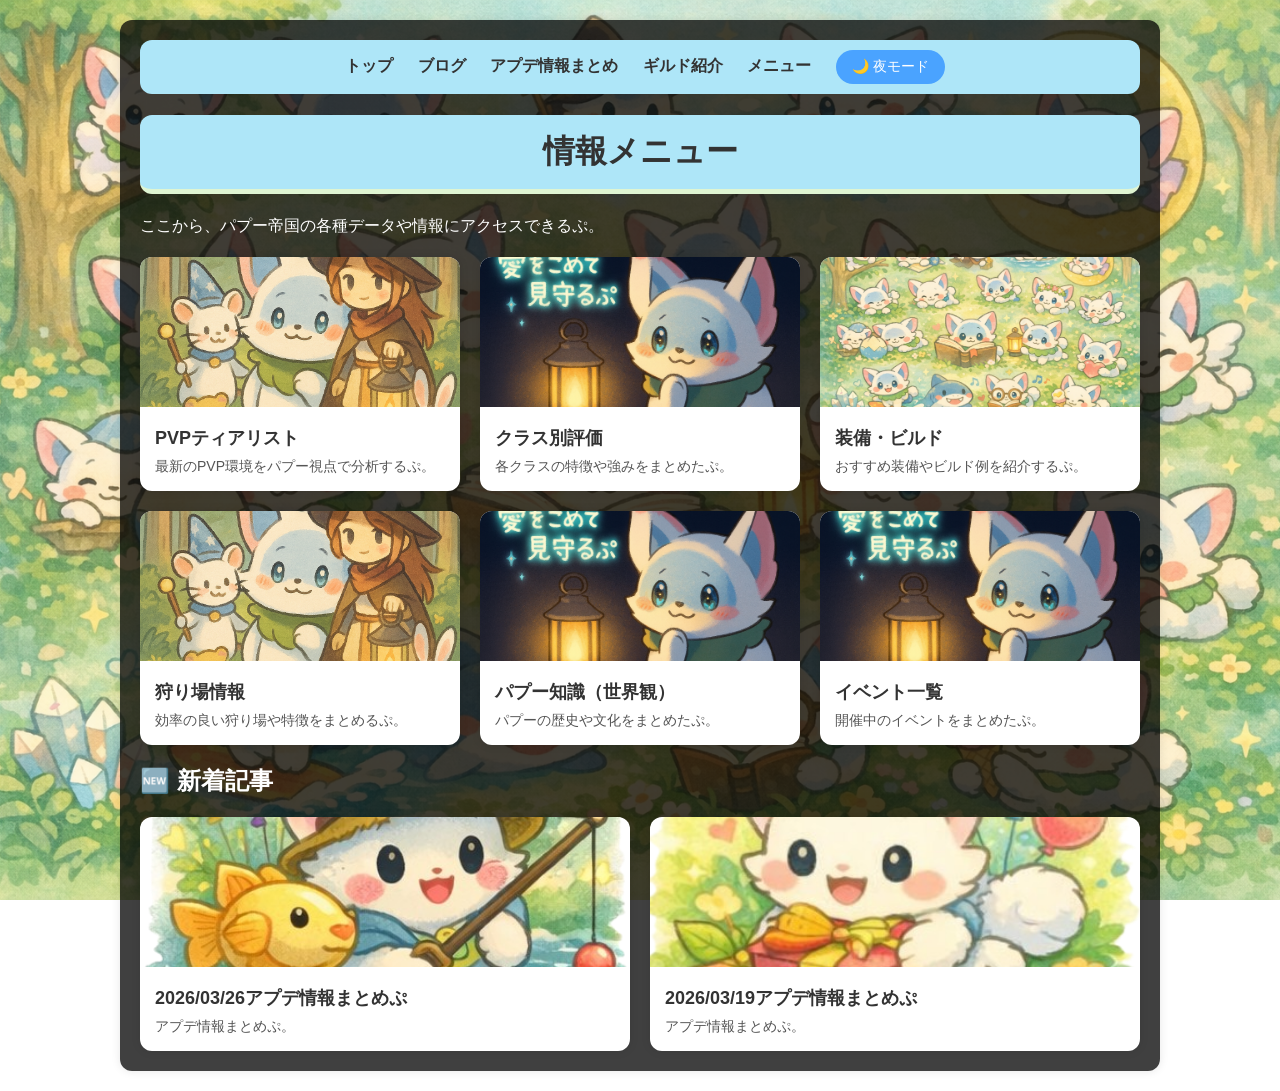
<file: index.html>
<!DOCTYPE html>
<html>
<head>
  <meta charset="UTF-8">
  <title>メニュー - 神聖パプー帝国</title>
  <link rel="stylesheet" href="/css/style.css">
  <link rel="stylesheet" href="/css/menu.css">
</head>

<body>
  <div class="container">

    <!-- 共通メニュー -->
    <div id="menu-container"></div>
<script>
  fetch("/nav.html")
    .then(res => res.text())
    .then(html => {
      document.getElementById("menu-container").innerHTML = html;
    });
</script>

<!-- ★ 夜モードスクリぷト -->
<script>
  // ページ読み込み時に夜モードを復元
  if (localStorage.getItem("darkmode") === "on") {
    document.body.classList.add("darkmode");
  }

  document.addEventListener("click", (e) => {
    if (e.target.id === "darkmode-toggle") {
      document.body.classList.toggle("darkmode");

      // 状態を保存
      if (document.body.classList.contains("darkmode")) {
        localStorage.setItem("darkmode", "on");
        e.target.textContent = "☀️ 昼モード";
      } else {
        localStorage.setItem("darkmode", "off");
        e.target.textContent = "🌙 夜モード";
      }
    }
  });
</script>

    <h1 class="highlight-black">情報メニュー</h1>
    <p class="highlight-white">
  ここから、パプー帝国の各種データや情報にアクセスできるぷ。
　　</p>

    <div class="card-grid">

      <a class="card" href="pvp.html">
        <img src="images/papumori.png">
        <div class="card-content">
          <div class="card-title">PVPティアリスト</div>
          <div class="card-desc">最新のPVP環境をパプー視点で分析するぷ。</div>
        </div>
      </a>

      <a class="card" href="classes.html">
        <img src="images/papumimamori.png">
        <div class="card-content">
          <div class="card-title">クラス別評価</div>
          <div class="card-desc">各クラスの特徴や強みをまとめたぷ。</div>
        </div>
      </a>

      <a class="card" href="builds.html">
        <img src="images/paputakusan1.png">
        <div class="card-content">
          <div class="card-title">装備・ビルド</div>
          <div class="card-desc">おすすめ装備やビルド例を紹介するぷ。</div>
        </div>
      </a>

      <a class="card" href="grindspots.html">
        <img src="images/papumori.png">
        <div class="card-content">
          <div class="card-title">狩り場情報</div>
          <div class="card-desc">効率の良い狩り場や特徴をまとめるぷ。</div>
        </div>
      </a>

      <a class="card" href="lore.html">
        <img src="images/papumimamori.png">
        <div class="card-content">
          <div class="card-title">パプー知識（世界観）</div>
          <div class="card-desc">パプーの歴史や文化をまとめたぷ。</div>
        </div>
      </a>

      <a class="card" href="events.html">
       <img src="images/papumimamori.png">
       <div class="card-content">
         <div class="card-title">イベント一覧</div>
         <div class="card-desc">開催中のイベントをまとめたぷ。</div>
       </div>
      </a>

    </div>

<h2 class="highlight-white">🆕 新着記事</h2>
<div class="card-grid">

  <!-- 新着記事1 -->
  <a class="card" href="updates/2026-03-26-update.html">
  <img src="/images/turi.png">
  <div class="card-content">
    <div class="card-title">2026/03/26アプデ情報まとめぷ</div>
    <div class="card-desc">アプデ情報まとめぷ。</div>
  </div>
</a>

  <!-- 新着記事2 -->
  <a class="card" href="updates/2026-03-19-update.html">
    <img src="images/purezento2.png">
    <div class="card-content">
      <div class="card-title">2026/03/19アプデ情報まとめぷ</div>
      <div class="card-desc">アプデ情報まとめぷ。</div>
    </div>
  </a>
</div>
</div>

</body>
</html>
</file>
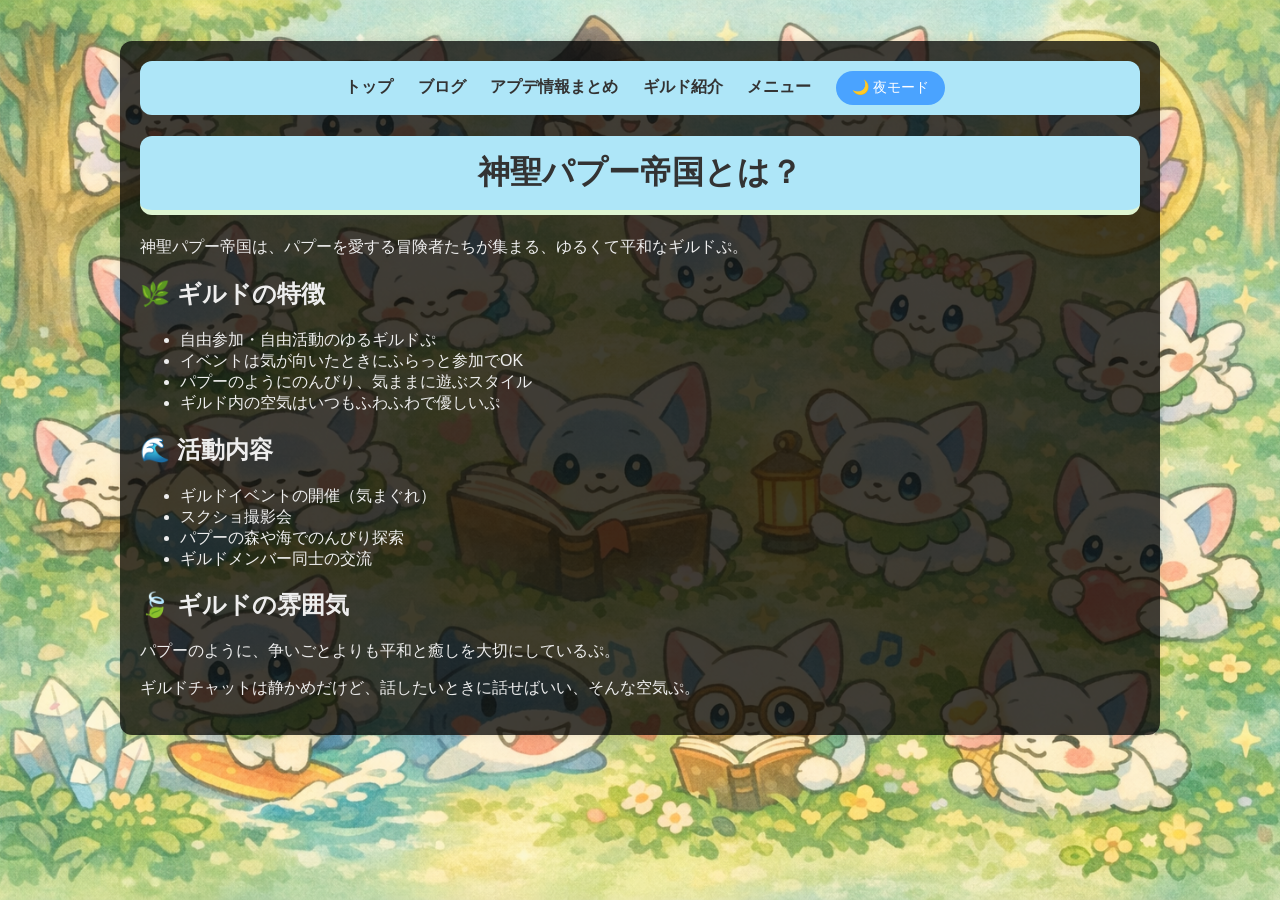
<file: about.html>
<!DOCTYPE html>
<html>
<head>
  <meta charset="UTF-8">
  <title>ギルド紹介 - 神聖パプー帝国</title> 
　<link rel="stylesheet" href="/css/style.css">
　<link rel="stylesheet" href="/css/menu.css"> 
</head>

<body>
  <div class="container">

<!-- 共通メニュー -->
  <div id="menu-container"></div>
<script>
  fetch("/nav.html")
    .then(res => res.text())
    .then(html => {
      document.getElementById("menu-container").innerHTML = html;
    });
</script>

<!-- ★ 夜モードスクリぷト -->
<script>
  // ページ読み込み時に夜モードを復元
  if (localStorage.getItem("darkmode") === "on") {
    document.body.classList.add("darkmode");
  }

  document.addEventListener("click", (e) => {
    if (e.target.id === "darkmode-toggle") {
      document.body.classList.toggle("darkmode");

      // 状態を保存
      if (document.body.classList.contains("darkmode")) {
        localStorage.setItem("darkmode", "on");
        e.target.textContent = "☀️ 昼モード";
      } else {
        localStorage.setItem("darkmode", "off");
        e.target.textContent = "🌙 夜モード";
      }
    }
  });
</script>

    <h1 class="highlight-black">神聖パプー帝国とは？</h1>

    <p>神聖パプー帝国は、パプーを愛する冒険者たちが集まる、ゆるくて平和なギルドぷ。</p>

    <h2>🌿 ギルドの特徴</h2>
    <ul>
      <li>自由参加・自由活動のゆるギルドぷ</li>
      <li>イベントは気が向いたときにふらっと参加でOK</li>
      <li>パプーのようにのんびり、気ままに遊ぶスタイル</li>
      <li>ギルド内の空気はいつもふわふわで優しいぷ</li>
    </ul>

    <h2>🌊 活動内容</h2>
    <ul>
      <li>ギルドイベントの開催（気まぐれ）</li>
      <li>スクショ撮影会</li>
      <li>パプーの森や海でのんびり探索</li>
      <li>ギルドメンバー同士の交流</li>
    </ul>

    <h2>🍃 ギルドの雰囲気</h2>
    <p>パプーのように、争いごとよりも平和と癒しを大切にしているぷ。</p>
    <p>ギルドチャットは静かめだけど、話したいときに話せばいい、そんな空気ぷ。</p>

  </div>
</body>
</html>
</file>
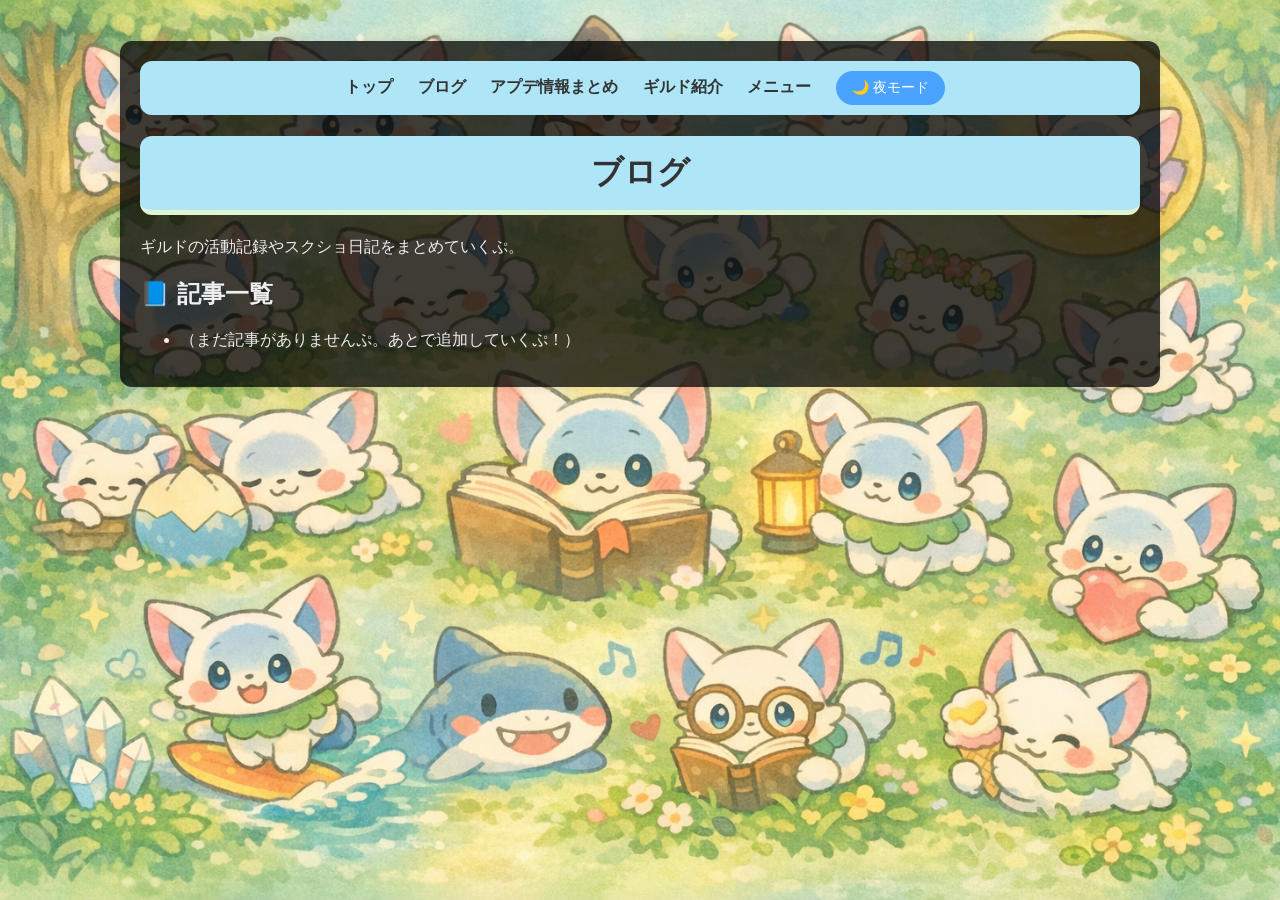
<file: blog.html>
<!DOCTYPE html>
<html>
<head>
  <meta charset="UTF-8">
  <title>ブログ - 神聖パプー帝国</title>
　<link rel="stylesheet" href="/css/style.css">
　<link rel="stylesheet" href="/css/menu.css"> 
</head>

<body>
  <div class="container">

    <!-- 共通メニュー -->
  <div id="menu-container"></div>
<script>
  fetch("/nav.html")
    .then(res => res.text())
    .then(html => {
      document.getElementById("menu-container").innerHTML = html;
    });
</script>

<!-- ★ 夜モードスクリぷト -->
<script>
  // ページ読み込み時に夜モードを復元
  if (localStorage.getItem("darkmode") === "on") {
    document.body.classList.add("darkmode");
  }

  document.addEventListener("click", (e) => {
    if (e.target.id === "darkmode-toggle") {
      document.body.classList.toggle("darkmode");

      // 状態を保存
      if (document.body.classList.contains("darkmode")) {
        localStorage.setItem("darkmode", "on");
        e.target.textContent = "☀️ 昼モード";
      } else {
        localStorage.setItem("darkmode", "off");
        e.target.textContent = "🌙 夜モード";
      }
    }
  });
</script>

    <h1 class="highlight-black">ブログ</h1>

    <p>ギルドの活動記録やスクショ日記をまとめていくぷ。</p>

    <h2>📘 記事一覧</h2>
    <ul class="article-list">
      <li>（まだ記事がありませんぷ。あとで追加していくぷ！）</li>
    </ul>

    
  </div>
</body>
</html>
</file>
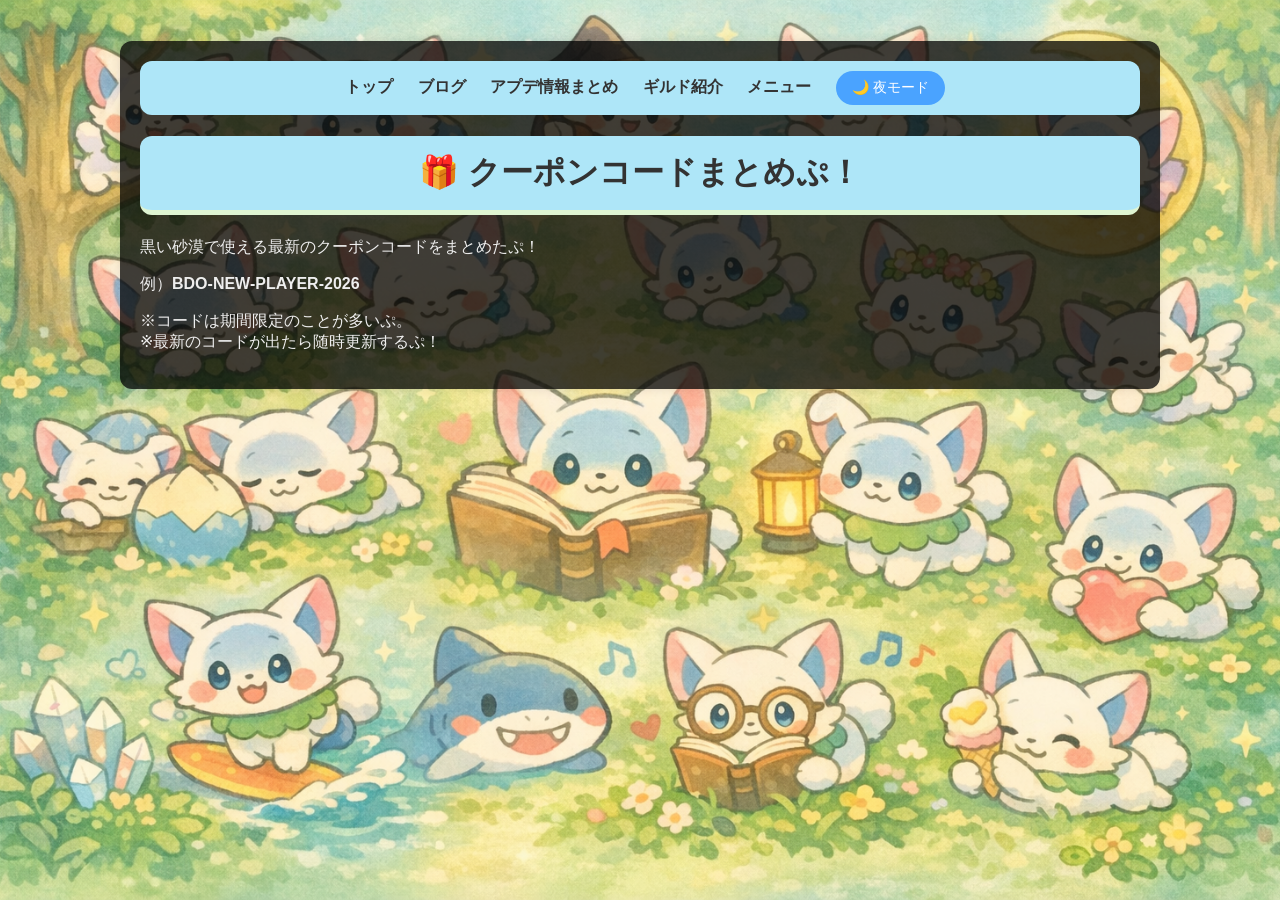
<file: coupon.html>
<!DOCTYPE html>
<html>
<head>
  <meta charset="UTF-8">
  <title>クーポンコードまとめ - 神聖パプー帝国</title>
　<link rel="stylesheet" href="/css/style.css">
　<link rel="stylesheet" href="/css/menu.css"> 
</head>

<body>
  <div class="container">

    <!-- 共通メニュー -->
    <div id="menu-container"></div>
<script>
  fetch("/nav.html")
    .then(res => res.text())
    .then(html => {
      document.getElementById("menu-container").innerHTML = html;
    });
</script>

<!-- ★ 夜モードスクリぷト -->
<script>
  // ページ読み込み時に夜モードを復元
  if (localStorage.getItem("darkmode") === "on") {
    document.body.classList.add("darkmode");
  }

  document.addEventListener("click", (e) => {
    if (e.target.id === "darkmode-toggle") {
      document.body.classList.toggle("darkmode");

      // 状態を保存
      if (document.body.classList.contains("darkmode")) {
        localStorage.setItem("darkmode", "on");
        e.target.textContent = "☀️ 昼モード";
      } else {
        localStorage.setItem("darkmode", "off");
        e.target.textContent = "🌙 夜モード";
      }
    }
  });
</script>

    <h1 class="highlight-black">🎁 クーポンコードまとめぷ！</h1>

    <p>黒い砂漠で使える最新のクーポンコードをまとめたぷ！</p>

    <div class="code-box">
      <p>例）<strong>BDO-NEW-PLAYER-2026</strong></p>
    </div>

    <p>※コードは期間限定のことが多いぷ。<br>
    ※最新のコードが出たら随時更新するぷ！</p>

  </div>
</body>
</html>
</file>
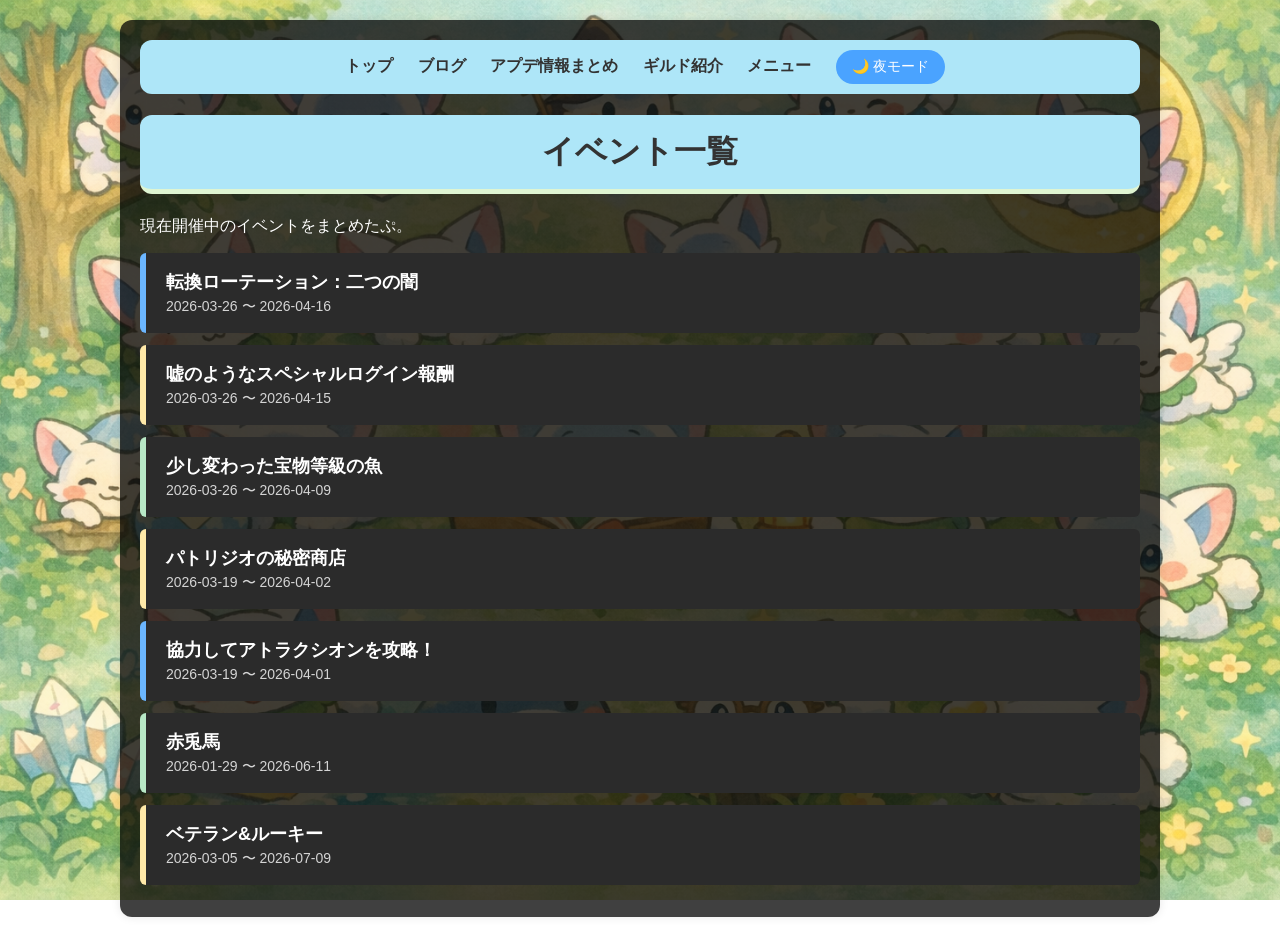
<file: events.html>
<!DOCTYPE html>
<html>
<head>
  <meta charset="UTF-8">
  <title>イベント一覧 - 神聖パプー帝国</title>
  <link rel="stylesheet" href="/css/style.css">
  <link rel="stylesheet" href="/css/menu.css">
</head>

<body>
  <div class="container">

    <!-- 共通メニュー -->
    <div id="menu-container"></div>
<script>
  fetch("/nav.html")
    .then(res => res.text())
    .then(html => {
      document.getElementById("menu-container").innerHTML = html;
    });
</script>

<!-- ★ 夜モードスクリぷト -->
<script>
  // ページ読み込み時に夜モードを復元
  if (localStorage.getItem("darkmode") === "on") {
    document.body.classList.add("darkmode");
  }

  document.addEventListener("click", (e) => {
    if (e.target.id === "darkmode-toggle") {
      document.body.classList.toggle("darkmode");

      // 状態を保存
      if (document.body.classList.contains("darkmode")) {
        localStorage.setItem("darkmode", "on");
        e.target.textContent = "☀️ 昼モード";
      } else {
        localStorage.setItem("darkmode", "off");
        e.target.textContent = "🌙 夜モード";
      }
    }
  });
</script>

    <h1 class="highlight-black">イベント一覧</h1>
    <p class="highlight-white">現在開催中のイベントをまとめたぷ。</p>

    <div id="events-container"></div>

  </div>

  <!-- イベント読み込み -->
  <script>
    fetch("/data/events.json")
      .then(res => res.json())
      .then(events => {
        const container = document.getElementById("events-container");

events.forEach(ev => {
  const bar = `
    <div class="event-bar ${ev.type}">
      <div>
        <div class="event-title">${ev.title}</div>
        <div class="event-range">${ev.start} 〜 ${ev.end}</div>
      </div>

      <a class="event-link" href="${ev.link}" target="_blank"></a>
    </div>
  `;
  container.innerHTML += bar;
});
  });
  </script>

</body>
</html>
</file>
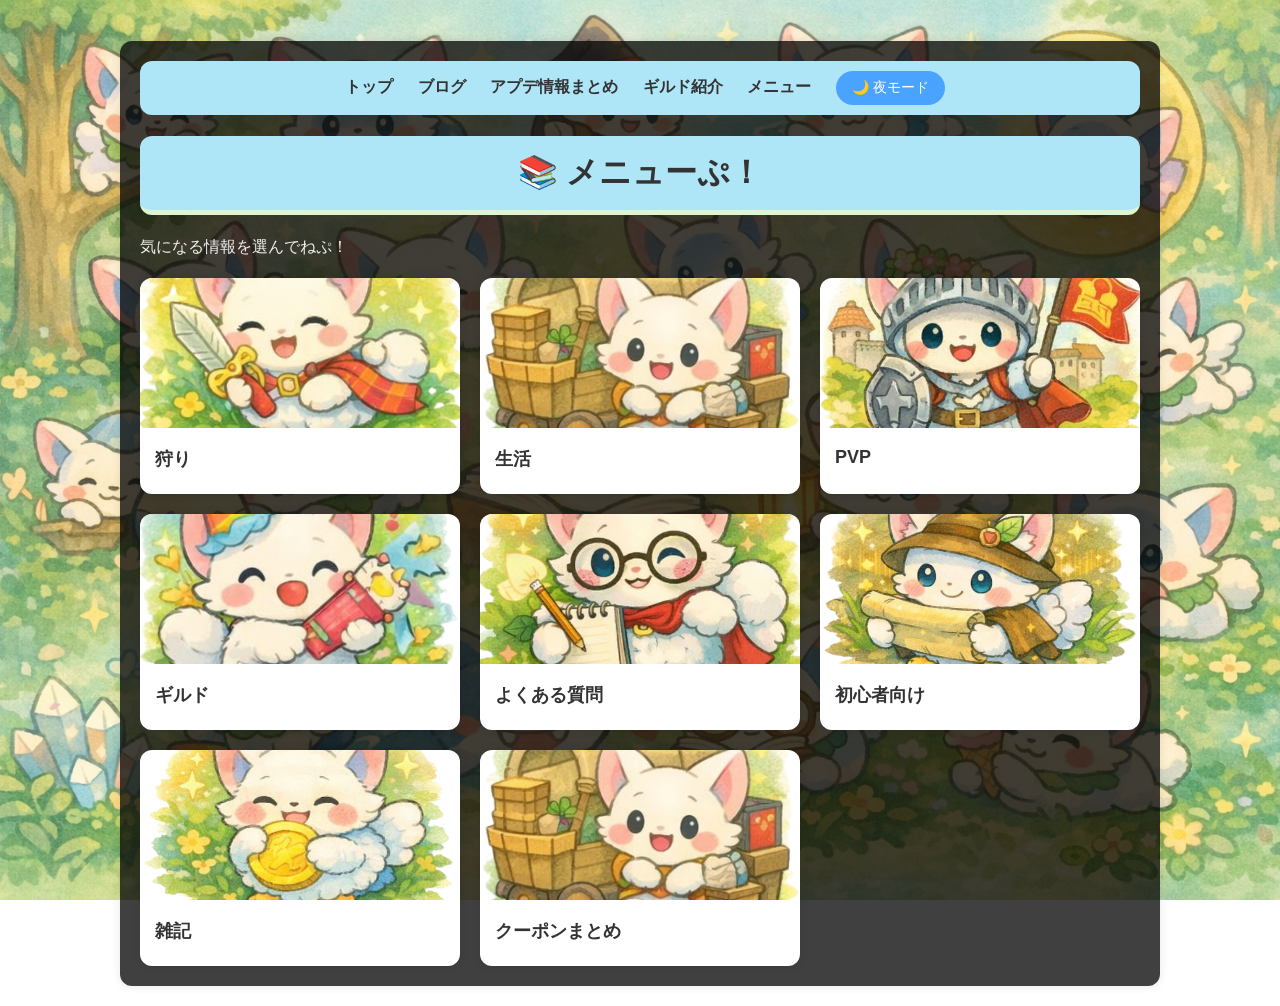
<file: menu.html>
<!DOCTYPE html>
<html lang="ja">
<head>
  <meta charset="UTF-8">
  <title>情報メニューぷ！</title>
　<link rel="stylesheet" href="/css/style.css">
　<link rel="stylesheet" href="/css/menu.css"> 
</head>

<body>
  <div class="container">

    <!-- 共通メニュー -->
    <div id="menu-container"></div>
<script>
  fetch("/nav.html")
    .then(res => res.text())
    .then(html => {
      document.getElementById("menu-container").innerHTML = html;
    });
</script>

<!-- ★ 夜モードスクリぷト -->
<script>
  // ページ読み込み時に夜モードを復元
  if (localStorage.getItem("darkmode") === "on") {
    document.body.classList.add("darkmode");
  }

  document.addEventListener("click", (e) => {
    if (e.target.id === "darkmode-toggle") {
      document.body.classList.toggle("darkmode");

      // 状態を保存
      if (document.body.classList.contains("darkmode")) {
        localStorage.setItem("darkmode", "on");
        e.target.textContent = "☀️ 昼モード";
      } else {
        localStorage.setItem("darkmode", "off");
        e.target.textContent = "🌙 夜モード";
      }
    }
  });
</script>

    <h1 class="highlight-black">📚 メニューぷ！</h1>
    <p>気になる情報を選んでねぷ！</p>

    <div class="card-grid">

  <a class="card" href="/hunt/">
  <img src="/images/pvp.png" alt="狩り">
  <div class="card-content">
    <div class="card-title">狩り</div>
  </div>
</a>

<a class="card" href="/life/">
  <img src="/images/boueki.png" alt="生活">
  <div class="card-content">
    <div class="card-title">生活</div>
  </div>
</a>

  <a class="card" href="/pvp/">
  <img src="/images/kyotensen.png" alt="PVP">
  <div class="card-content">
    <div class="card-title">PVP</div>
  </div>
</a>

<a class="card" href="/guild/">
  <img src="/images/pa-thi-.png" alt="ギルド">
  <div class="card-content">
    <div class="card-title">ギルド</div>
  </div>
</a>

<a class="card" href="/updates-list.html">
  <img src="/images/apude.png" alt="よくある質問">
  <div class="card-content">
    <div class="card-title">よくある質問</div>
  </div>
</a>

<a class="card" href="/beginner/">
  <img src="/images/bouken.png" alt="新規・初心者">
  <div class="card-content">
    <div class="card-title">初心者向け</div>
  </div>
</a>

<a class="card" href="/blog/">
  <img src="/images/purezento.png" alt="雑記">
  <div class="card-content">
    <div class="card-title">雑記</div>
  </div>
</a>

<a class="card" href="/blog/">
  <img src="/images/boueki.png" alt="生活">
  <div class="card-content">
    <div class="card-title">クーポンまとめ</div>
  </div>
</a>

</div>
    
  </div>
</body>
</html>
</file>
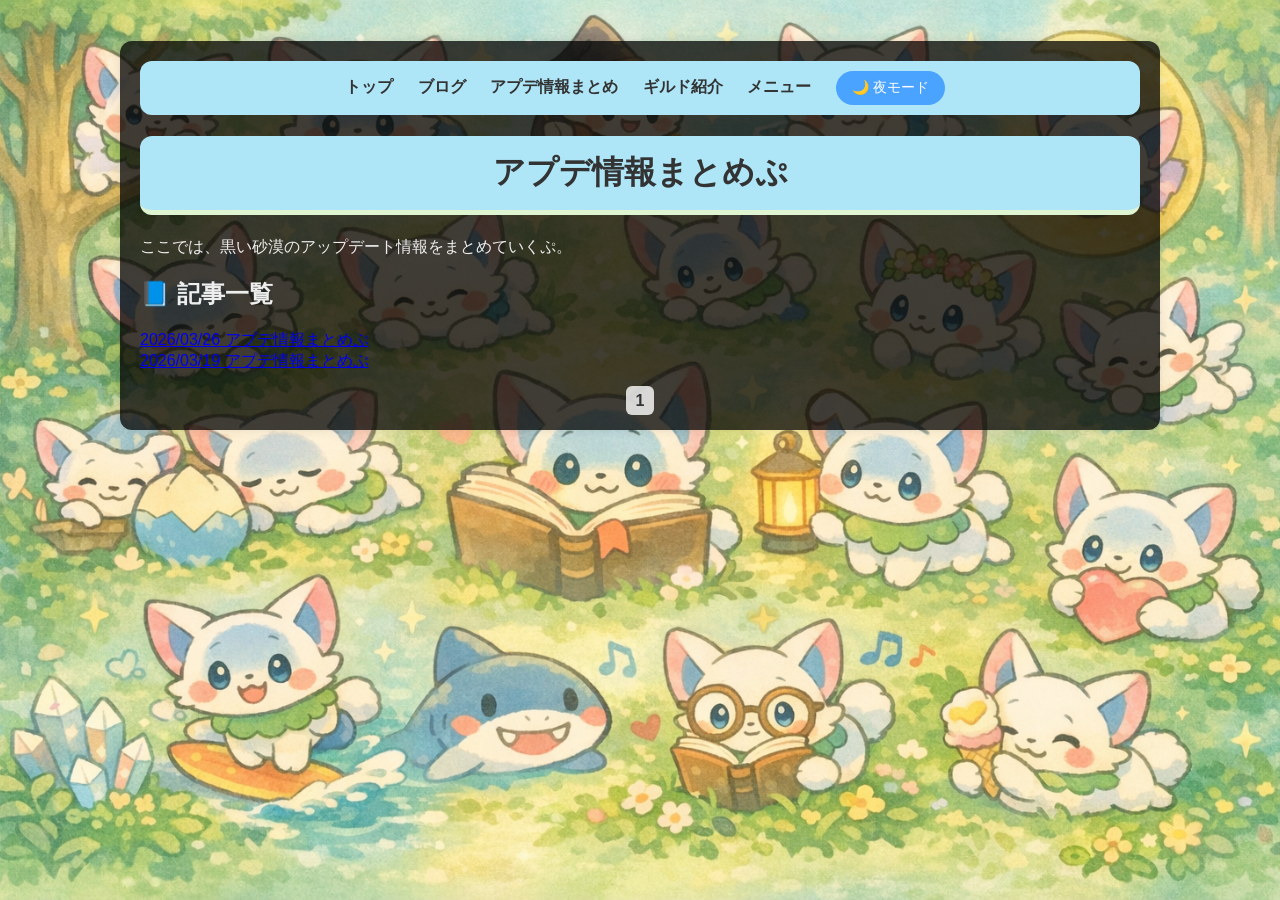
<file: updates-list.html>
<!DOCTYPE html>
<html>
<head>
  <meta charset="UTF-8">
  <title>アプデ情報まとめ - 神聖パプー帝国</title>
　<link rel="stylesheet" href="/css/style.css">
　<link rel="stylesheet" href="/css/menu.css"> 
</head>

<body>
  <div class="container">

    <!-- 共通メニュー -->
    <div id="menu-container"></div>
<script>
  fetch("/nav.html")
    .then(res => res.text())
    .then(html => {
      document.getElementById("menu-container").innerHTML = html;
    });
</script>

<!-- ★ 夜モードスクリぷト -->
<script>
  // ページ読み込み時に夜モードを復元
  if (localStorage.getItem("darkmode") === "on") {
    document.body.classList.add("darkmode");
  }

  document.addEventListener("click", (e) => {
    if (e.target.id === "darkmode-toggle") {
      document.body.classList.toggle("darkmode");

      // 状態を保存
      if (document.body.classList.contains("darkmode")) {
        localStorage.setItem("darkmode", "on");
        e.target.textContent = "☀️ 昼モード";
      } else {
        localStorage.setItem("darkmode", "off");
        e.target.textContent = "🌙 夜モード";
      }
    }
  });
</script>

    <h1 class="highlight-black">アプデ情報まとめぷ</h1>

    <p>ここでは、黒い砂漠のアップデート情報をまとめていくぷ。</p>

  <h2>📘 記事一覧</h2>
    <div id="updates-container"></div>
    <div id="pagination" class="pagination"></div>
    <script>
fetch("/data/updates.json")
  .then(res => res.json())
  .then(updates => {

    const params = new URLSearchParams(window.location.search);
    const page = parseInt(params.get("page") || "1");
    const perPage = 10;

    const start = (page - 1) * perPage;
    const end = start + perPage;

    const pageItems = updates.slice(start, end);

    const container = document.getElementById("updates-container");
    container.innerHTML = "";

    pageItems.forEach(item => {
      container.innerHTML += `
      <div class="update-item">
        <a href="${item.link}">${item.title}</a> 
      </div>
    `;
  });
    
    // ページ番号生成
    const totalPages = Math.ceil(updates.length / perPage);
    const pagination = document.getElementById("pagination");
    pagination.innerHTML = "";

    for (let i = 1; i <= totalPages; i++) {
      const active = i === page ? "active" : "";
      pagination.innerHTML += `
        <a class="${active}" href="?page=${i}">${i}</a>
      `;
    }
  });
</script>
  </div>
</body>
</html>
</file>
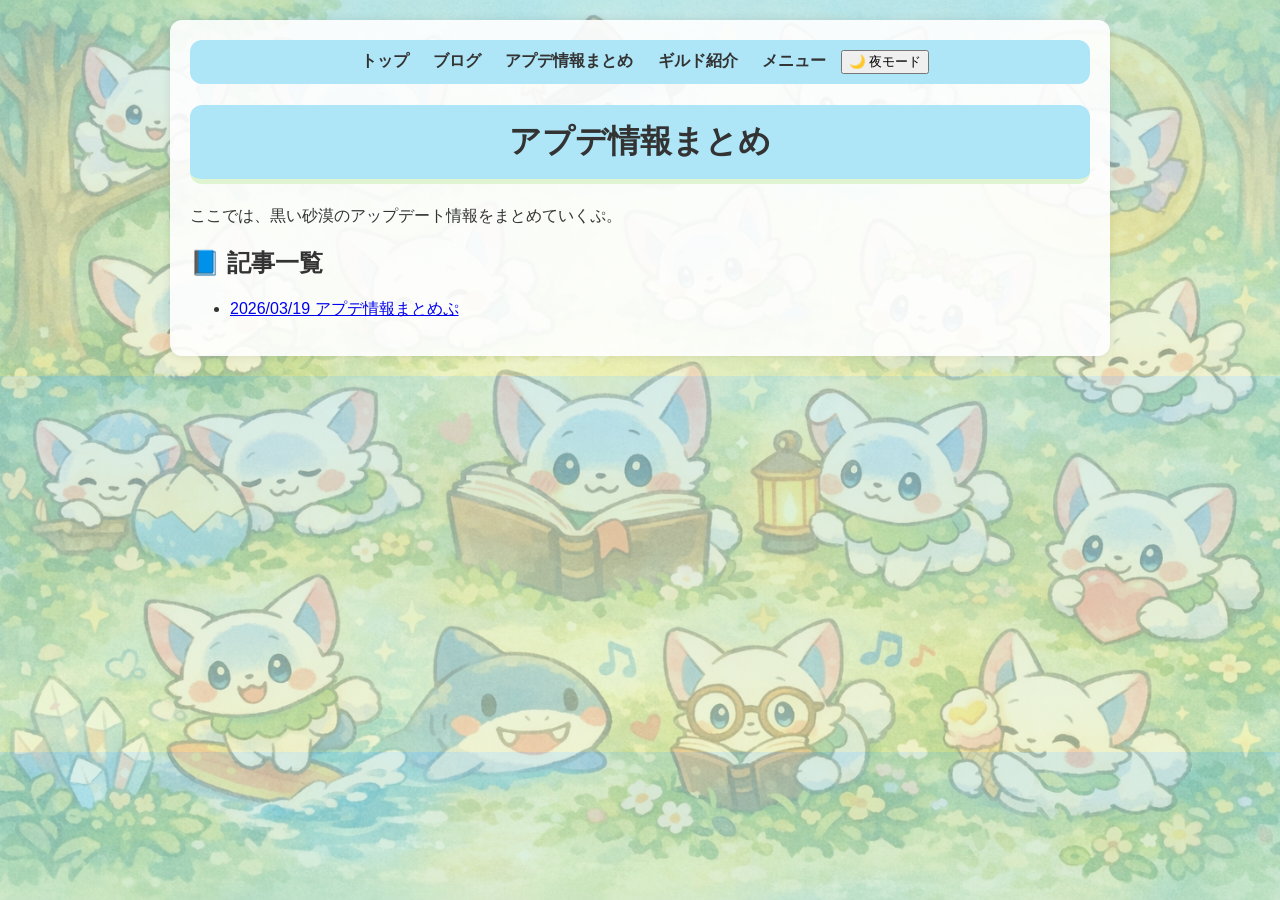
<file: updates.html>
<!DOCTYPE html>
<html>
<head>
  <meta charset="UTF-8">
  <title>アプデ情報まとめ - 神聖パプー帝国</title>
  <link rel="stylesheet" href="css/menu.css">


  <style>
    body {
      margin: 0;
      padding: 20px;
      background:
        linear-gradient(#AEE6F880, #DFF5D280),
        url("images/paputakusan1.png") no-repeat center center fixed;
      background-size: cover;
      font-family: "Rounded Mplus 1c", sans-serif;
      color: #333;
    }

    .container {
      max-width: 900px;
      margin: 0 auto;
      background: rgba(255, 255, 255, 0.9);
      padding: 20px;
      border-radius: 12px;
      box-shadow: 0 0 10px rgba(0,0,0,0.1);
    }

    .menu {
      background: #AEE6F8;
      padding: 10px;
      border-radius: 12px;
      margin-bottom: 20px;
      text-align: center;
    }

    .menu a {
      margin: 0 10px;
      text-decoration: none;
      color: #333;
      font-weight: bold;
    }

    .menu a:hover {
      text-decoration: underline;
    }

    h1 {
      background: #AEE6F8;
      padding: 15px;
      border-radius: 12px;
      border-bottom: 5px solid #DFF5D2;
      text-align: center;
    }

    .article-list li {
      margin-bottom: 10px;
    }
  </style>
</head>

<body>
  <div class="container">

    <div id="menu-container"></div>
<script>
  fetch("/nav.html")
    .then(res => res.text())
    .then(html => {
      document.getElementById("menu-container").innerHTML = html;
    });
</script>

    <h1>アプデ情報まとめ</h1>

    <p>ここでは、黒い砂漠のアップデート情報をまとめていくぷ。</p>

    <h2>📘 記事一覧</h2>
    <ul class="article-list">
<li><a href="updates/2026-03-19-update.html">2026/03/19 アプデ情報まとめぷ</a></li>
    </ul>

  </div>
</body>
</html>
</file>
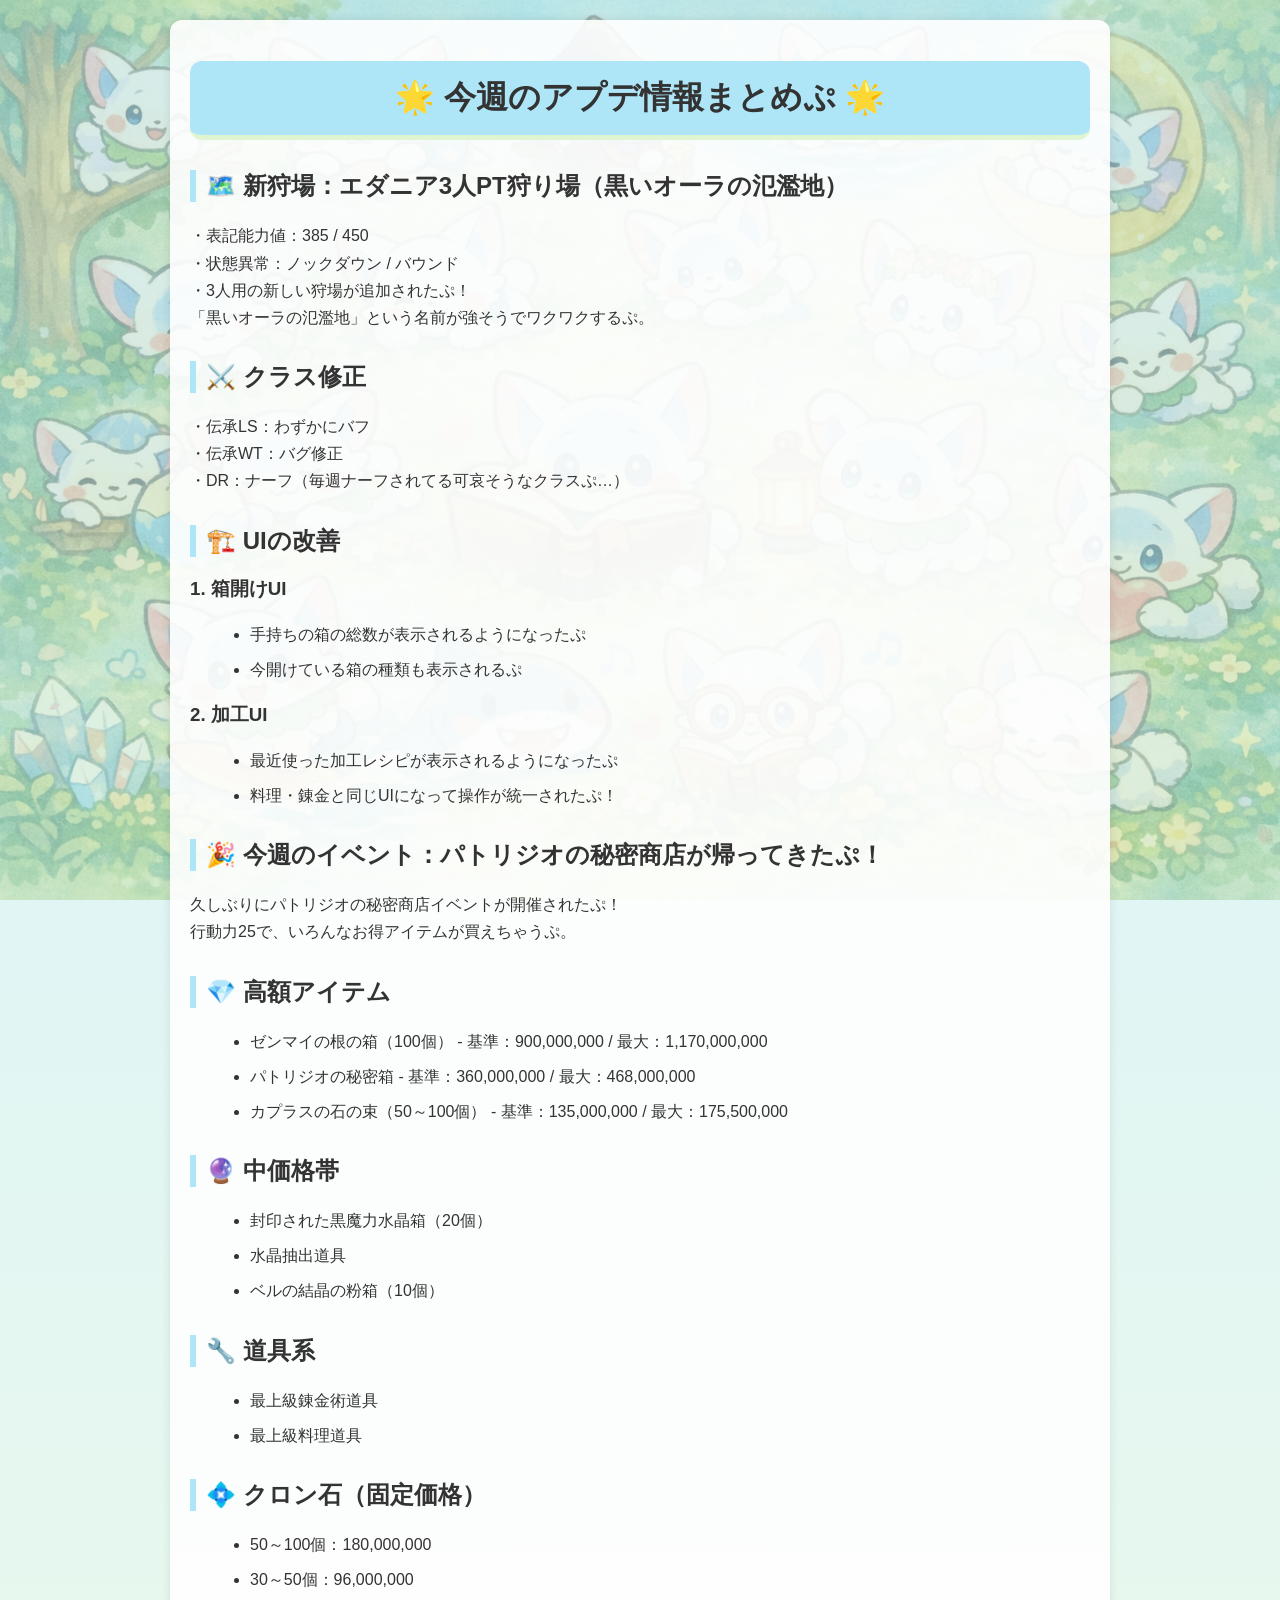
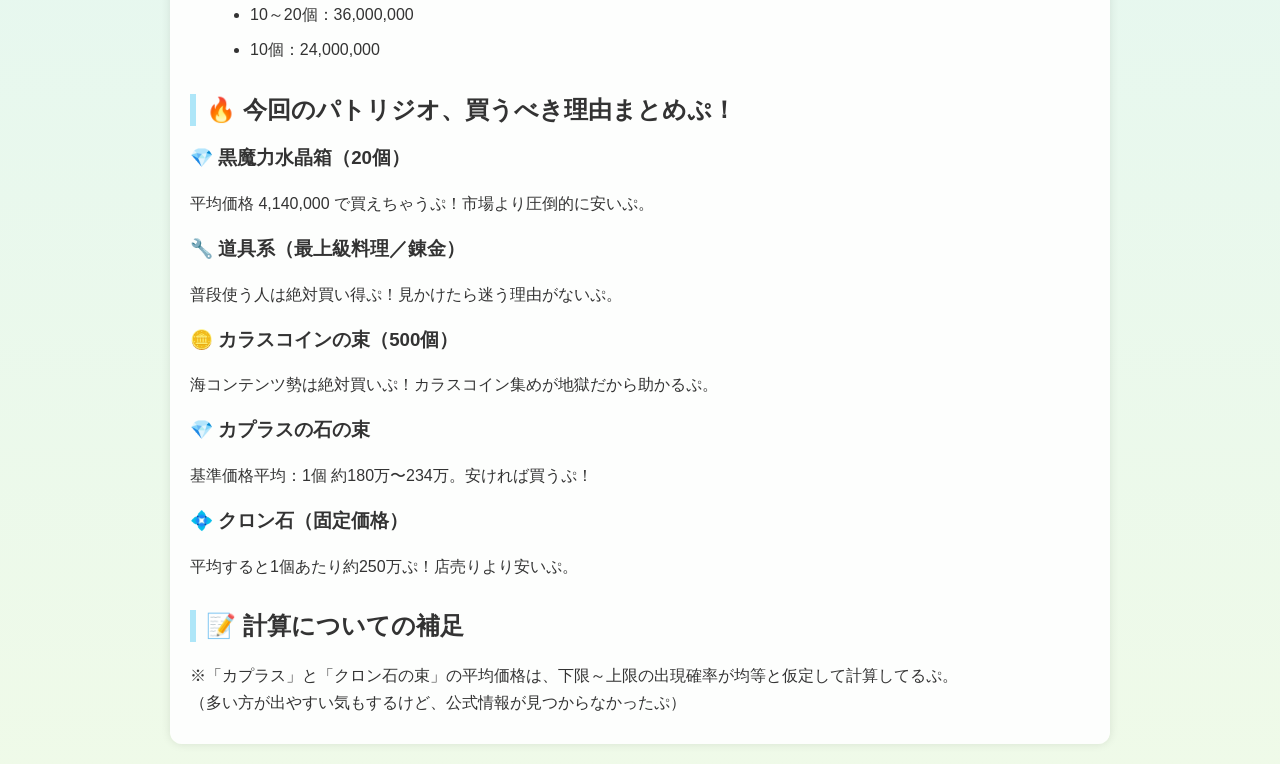
<file: updates/2025-03-19-update.html>
<!DOCTYPE html>
<html>
<head>
  <meta charset="UTF-8">
  <title>2026/03/19 アプデ情報まとめぷ</title>

  <style>
    body {
      margin: 0;
      padding: 20px;
      background:
        linear-gradient(#AEE6F880, #DFF5D280),
        url("../images/paputakusan1.png") no-repeat center center fixed;
      background-size: cover;
      font-family: "Rounded Mplus 1c", sans-serif;
      color: #333;
    }

    .container {
      max-width: 900px;
      margin: 0 auto;
      background: rgba(255, 255, 255, 0.9);
      padding: 20px;
      border-radius: 12px;
      box-shadow: 0 0 10px rgba(0,0,0,0.1);
    }

    h1 {
      background: #AEE6F8;
      padding: 15px;
      border-radius: 12px;
      border-bottom: 5px solid #DFF5D2;
      text-align: center;
    }

    h2 {
      margin-top: 30px;
      border-left: 6px solid #AEE6F8;
      padding-left: 10px;
    }

    p, li {
      line-height: 1.7;
      margin-bottom: 8px;
    }

    ul {
      margin-left: 20px;
    }
  </style>
</head>

<body>
  <div class="container">

    <h1>🌟 今週のアプデ情報まとめぷ 🌟</h1>

    <h2>🗺️ 新狩場：エダニア3人PT狩り場（黒いオーラの氾濫地）</h2>
    <p>
      ・表記能力値：385 / 450<br>
      ・状態異常：ノックダウン / バウンド<br>
      ・3人用の新しい狩場が追加されたぷ！<br>
      「黒いオーラの氾濫地」という名前が強そうでワクワクするぷ。
    </p>

    <h2>⚔️ クラス修正</h2>
    <p>
      ・伝承LS：わずかにバフ<br>
      ・伝承WT：バグ修正<br>
      ・DR：ナーフ（毎週ナーフされてる可哀そうなクラスぷ…）
    </p>

    <h2>🏗️ UIの改善</h2>

    <h3>1. 箱開けUI</h3>
    <ul>
      <li>手持ちの箱の総数が表示されるようになったぷ</li>
      <li>今開けている箱の種類も表示されるぷ</li>
    </ul>

    <h3>2. 加工UI</h3>
    <ul>
      <li>最近使った加工レシピが表示されるようになったぷ</li>
      <li>料理・錬金と同じUIになって操作が統一されたぷ！</li>
    </ul>

    <h2>🎉 今週のイベント：パトリジオの秘密商店が帰ってきたぷ！</h2>
    <p>
      久しぶりにパトリジオの秘密商店イベントが開催されたぷ！<br>
      行動力25で、いろんなお得アイテムが買えちゃうぷ。
    </p>

    <h2>💎 高額アイテム</h2>
    <ul>
      <li>ゼンマイの根の箱（100個） - 基準：900,000,000 / 最大：1,170,000,000</li>
      <li>パトリジオの秘密箱 - 基準：360,000,000 / 最大：468,000,000</li>
      <li>カプラスの石の束（50～100個） - 基準：135,000,000 / 最大：175,500,000</li>
    </ul>

    <h2>🔮 中価格帯</h2>
    <ul>
      <li>封印された黒魔力水晶箱（20個）</li>
      <li>水晶抽出道具</li>
      <li>ベルの結晶の粉箱（10個）</li>
    </ul>

    <h2>🔧 道具系</h2>
    <ul>
      <li>最上級錬金術道具</li>
      <li>最上級料理道具</li>
    </ul>

    <h2>💠 クロン石（固定価格）</h2>
    <ul>
      <li>50～100個：180,000,000</li>
      <li>30～50個：96,000,000</li>
      <li>10～20個：36,000,000</li>
      <li>10個：24,000,000</li>
    </ul>

    <h2>🔥 今回のパトリジオ、買うべき理由まとめぷ！</h2>

    <h3>💎 黒魔力水晶箱（20個）</h3>
    <p>平均価格 4,140,000 で買えちゃうぷ！市場より圧倒的に安いぷ。</p>

    <h3>🔧 道具系（最上級料理／錬金）</h3>
    <p>普段使う人は絶対買い得ぷ！見かけたら迷う理由がないぷ。</p>

    <h3>🪙 カラスコインの束（500個）</h3>
    <p>海コンテンツ勢は絶対買いぷ！カラスコイン集めが地獄だから助かるぷ。</p>

    <h3>💎 カプラスの石の束</h3>
    <p>基準価格平均：1個 約180万〜234万。安ければ買うぷ！</p>

    <h3>💠 クロン石（固定価格）</h3>
    <p>平均すると1個あたり約250万ぷ！店売りより安いぷ。</p>

    <h2>📝 計算についての補足</h2>
    <p>
      ※「カプラス」と「クロン石の束」の平均価格は、下限～上限の出現確率が均等と仮定して計算してるぷ。<br>
      （多い方が出やすい気もするけど、公式情報が見つからなかったぷ）
    </p>

  </div>
</body>
</html>
</file>
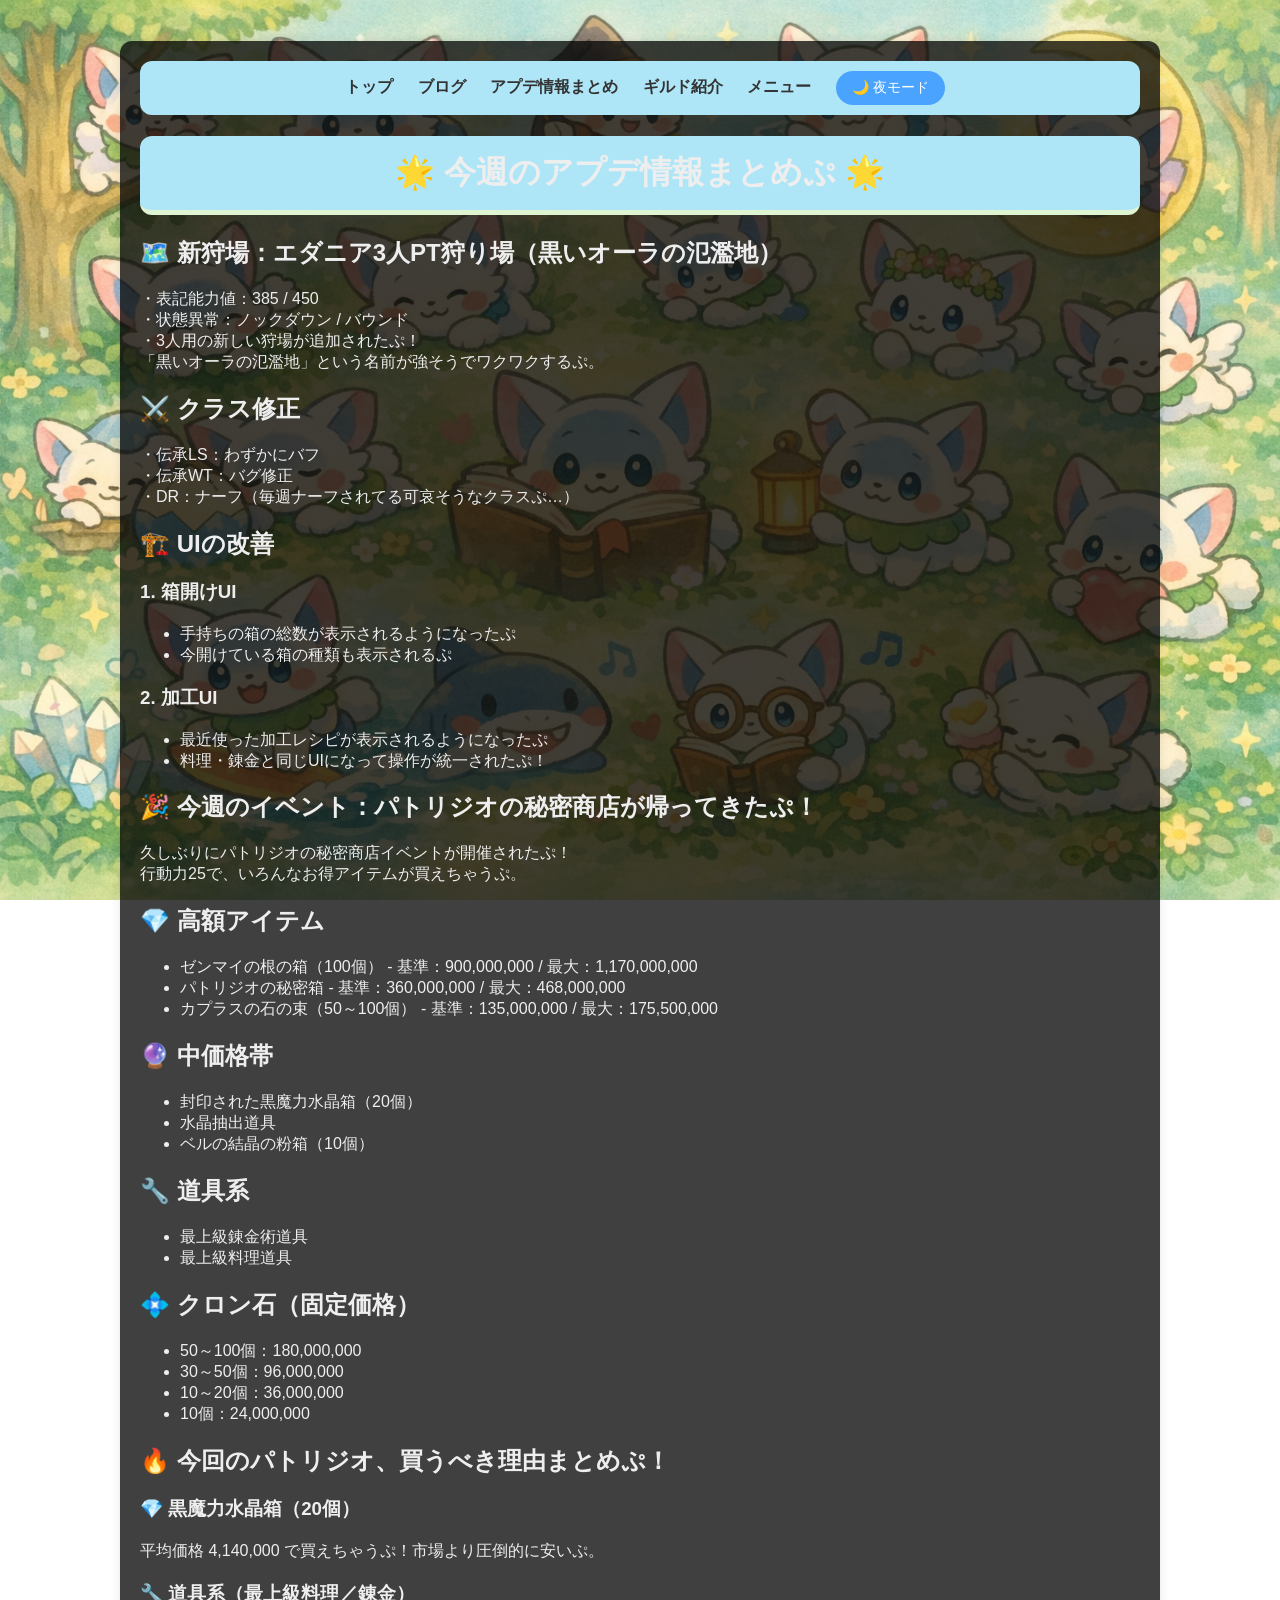
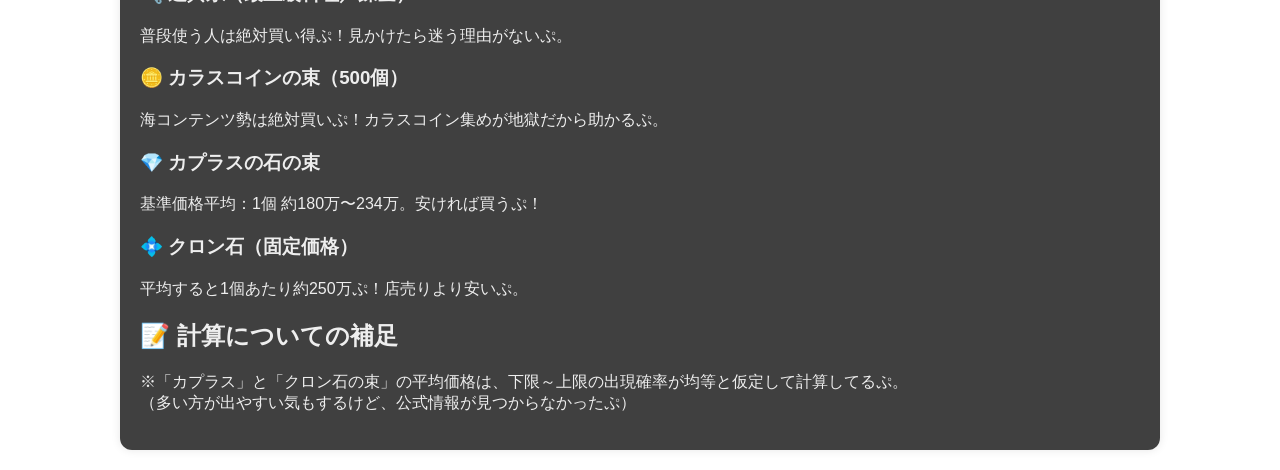
<file: updates/2026-03-19-update.html>
<!DOCTYPE html>
<html>
<head>
  <meta charset="UTF-8">
  <title>2026/03/19 アプデ情報まとめぷ</title>
　<link rel="stylesheet" href="/css/style.css">
　<link rel="stylesheet" href="/css/menu.css"> 
</head>

<body>
  <div class="container">

<!-- 共通メニュー -->
  <div id="menu-container"></div>
<script>
  fetch("/nav.html")
    .then(res => res.text())
    .then(html => {
      document.getElementById("menu-container").innerHTML = html;
    });
</script>

<!-- ★ 夜モードスクリぷト -->
<script>
  // ページ読み込み時に夜モードを復元
  if (localStorage.getItem("darkmode") === "on") {
    document.body.classList.add("darkmode");
  }

  document.addEventListener("click", (e) => {
    if (e.target.id === "darkmode-toggle") {
      document.body.classList.toggle("darkmode");

      // 状態を保存
      if (document.body.classList.contains("darkmode")) {
        localStorage.setItem("darkmode", "on");
        e.target.textContent = "☀️ 昼モード";
      } else {
        localStorage.setItem("darkmode", "off");
        e.target.textContent = "🌙 夜モード";
      }
    }
  });
</script>

    <h1>🌟 今週のアプデ情報まとめぷ 🌟</h1>

    <h2>🗺️ 新狩場：エダニア3人PT狩り場（黒いオーラの氾濫地）</h2>
    <p>
      ・表記能力値：385 / 450<br>
      ・状態異常：ノックダウン / バウンド<br>
      ・3人用の新しい狩場が追加されたぷ！<br>
      「黒いオーラの氾濫地」という名前が強そうでワクワクするぷ。
    </p>

    <h2>⚔️ クラス修正</h2>
    <p>
      ・伝承LS：わずかにバフ<br>
      ・伝承WT：バグ修正<br>
      ・DR：ナーフ（毎週ナーフされてる可哀そうなクラスぷ…）
    </p>

    <h2>🏗️ UIの改善</h2>

    <h3>1. 箱開けUI</h3>
    <ul>
      <li>手持ちの箱の総数が表示されるようになったぷ</li>
      <li>今開けている箱の種類も表示されるぷ</li>
    </ul>

    <h3>2. 加工UI</h3>
    <ul>
      <li>最近使った加工レシピが表示されるようになったぷ</li>
      <li>料理・錬金と同じUIになって操作が統一されたぷ！</li>
    </ul>

    <h2>🎉 今週のイベント：パトリジオの秘密商店が帰ってきたぷ！</h2>
    <p>
      久しぶりにパトリジオの秘密商店イベントが開催されたぷ！<br>
      行動力25で、いろんなお得アイテムが買えちゃうぷ。
    </p>

    <h2>💎 高額アイテム</h2>
    <ul>
      <li>ゼンマイの根の箱（100個） - 基準：900,000,000 / 最大：1,170,000,000</li>
      <li>パトリジオの秘密箱 - 基準：360,000,000 / 最大：468,000,000</li>
      <li>カプラスの石の束（50～100個） - 基準：135,000,000 / 最大：175,500,000</li>
    </ul>

    <h2>🔮 中価格帯</h2>
    <ul>
      <li>封印された黒魔力水晶箱（20個）</li>
      <li>水晶抽出道具</li>
      <li>ベルの結晶の粉箱（10個）</li>
    </ul>

    <h2>🔧 道具系</h2>
    <ul>
      <li>最上級錬金術道具</li>
      <li>最上級料理道具</li>
    </ul>

    <h2>💠 クロン石（固定価格）</h2>
    <ul>
      <li>50～100個：180,000,000</li>
      <li>30～50個：96,000,000</li>
      <li>10～20個：36,000,000</li>
      <li>10個：24,000,000</li>
    </ul>

    <h2>🔥 今回のパトリジオ、買うべき理由まとめぷ！</h2>

    <h3>💎 黒魔力水晶箱（20個）</h3>
    <p>平均価格 4,140,000 で買えちゃうぷ！市場より圧倒的に安いぷ。</p>

    <h3>🔧 道具系（最上級料理／錬金）</h3>
    <p>普段使う人は絶対買い得ぷ！見かけたら迷う理由がないぷ。</p>

    <h3>🪙 カラスコインの束（500個）</h3>
    <p>海コンテンツ勢は絶対買いぷ！カラスコイン集めが地獄だから助かるぷ。</p>

    <h3>💎 カプラスの石の束</h3>
    <p>基準価格平均：1個 約180万〜234万。安ければ買うぷ！</p>

    <h3>💠 クロン石（固定価格）</h3>
    <p>平均すると1個あたり約250万ぷ！店売りより安いぷ。</p>

    <h2>📝 計算についての補足</h2>
    <p>
      ※「カプラス」と「クロン石の束」の平均価格は、下限～上限の出現確率が均等と仮定して計算してるぷ。<br>
      （多い方が出やすい気もするけど、公式情報が見つからなかったぷ）
    </p>

  </div>
</body>
</html>
</file>
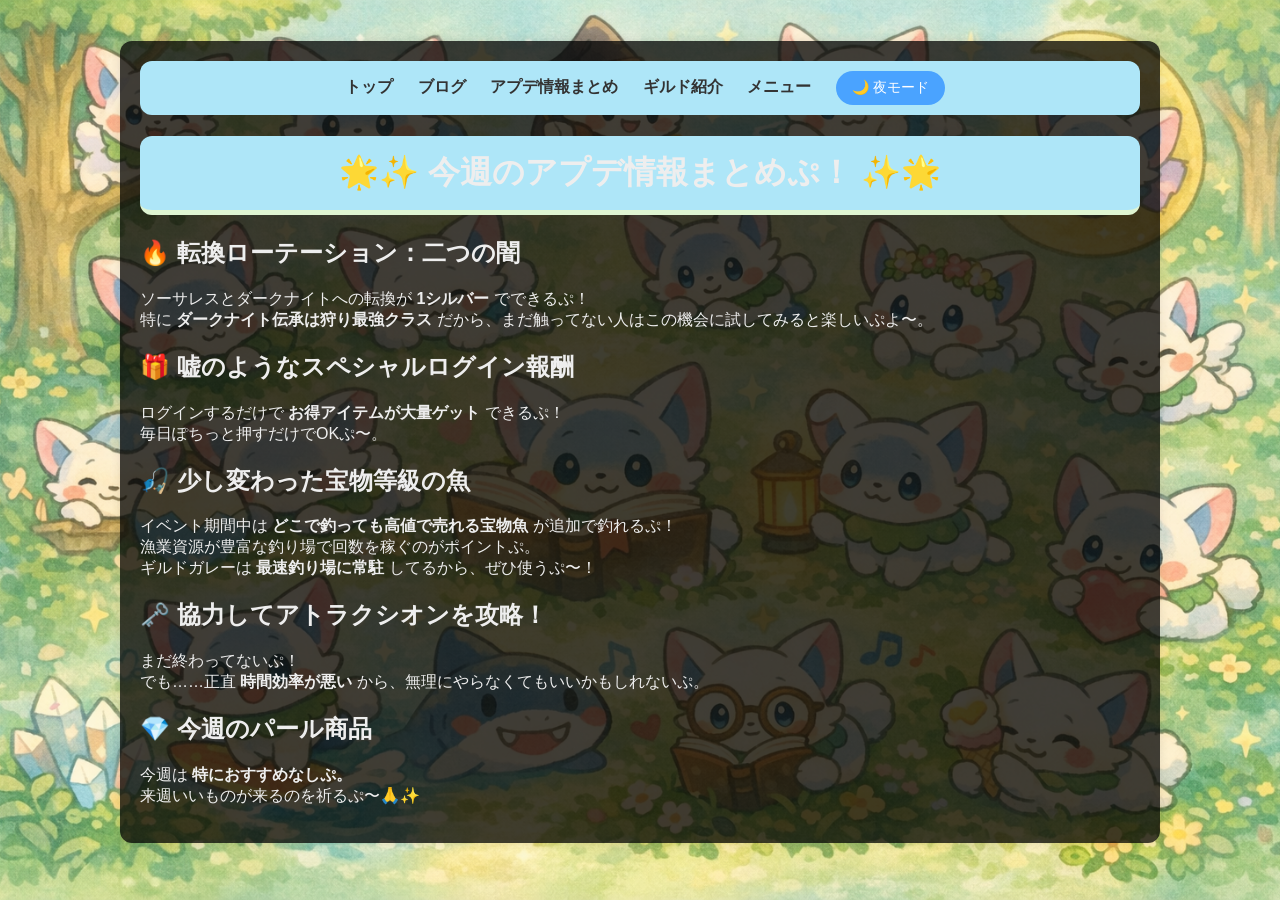
<file: updates/2026-03-26-update.html>
<!DOCTYPE html>
<html>
<head>
  <meta charset="UTF-8">
  <title>2026/03/26 アプデ情報まとめぷ</title>
　<link rel="stylesheet" href="/css/style.css">
　<link rel="stylesheet" href="/css/menu.css"> 
</head>

<body>
  <div class="container">

<!-- 共通メニュー -->
  <div id="menu-container"></div>
<script>
  fetch("/nav.html")
    .then(res => res.text())
    .then(html => {
      document.getElementById("menu-container").innerHTML = html;
    });
</script>

<!-- ★ 夜モードスクリぷト -->
<script>
  // ページ読み込み時に夜モードを復元
  if (localStorage.getItem("darkmode") === "on") {
    document.body.classList.add("darkmode");
  }

  document.addEventListener("click", (e) => {
    if (e.target.id === "darkmode-toggle") {
      document.body.classList.toggle("darkmode");

      // 状態を保存
      if (document.body.classList.contains("darkmode")) {
        localStorage.setItem("darkmode", "on");
        e.target.textContent = "☀️ 昼モード";
      } else {
        localStorage.setItem("darkmode", "off");
        e.target.textContent = "🌙 夜モード";
      }
    }
  });
</script>
    
<h1>🌟✨ 今週のアプデ情報まとめぷ！ ✨🌟</h1>

<h2>🔥 転換ローテーション：二つの闇</h2>
<p>
ソーサレスとダークナイトへの転換が <strong>1シルバー</strong> でできるぷ！<br>
特に <strong>ダークナイト伝承は狩り最強クラス</strong> だから、まだ触ってない人はこの機会に試してみると楽しいぷよ〜。
</p>

<h2>🎁 嘘のようなスペシャルログイン報酬</h2>
<p>
ログインするだけで <strong>お得アイテムが大量ゲット</strong> できるぷ！<br>
毎日ぽちっと押すだけでOKぷ〜。
</p>

<h2>🎣 少し変わった宝物等級の魚</h2>
<p>
イベント期間中は <strong>どこで釣っても高値で売れる宝物魚</strong> が追加で釣れるぷ！<br>
漁業資源が豊富な釣り場で回数を稼ぐのがポイントぷ。<br>
ギルドガレーは <strong>最速釣り場に常駐</strong> してるから、ぜひ使うぷ〜！
</p>

<h2>🗝️ 協力してアトラクシオンを攻略！</h2>
<p>
まだ終わってないぷ！<br>
でも……正直 <strong>時間効率が悪い</strong> から、無理にやらなくてもいいかもしれないぷ。
</p>

<h2>💎 今週のパール商品</h2>
<p>
今週は <strong>特におすすめなしぷ。</strong><br>
来週いいものが来るのを祈るぷ〜🙏✨
</p>
</file>
<file: css/style.css>
/* 背景ぷ */
body {
  margin: 0;
  padding: 20px;
  background:
    url("/images/paputakusan1.png") no-repeat center center fixed;
  background-size: cover;
  font-family: "Rounded Mplus 1c", sans-serif;
  color: #333;
}

/* コンテンツの白い箱ぷ */
.container {
  max-width: 1000px;
  margin: 0 auto;
  background: rgba(0, 0, 0, 0.75) !important; /* ← 強制透け黒 */
  padding: 20px;
  border-radius: 12px;
  box-shadow: 0 0 10px rgba(0,0,0,0.1);
  color: #eee; /* ← container 内の文字は白 */
}


/* h1ぷ */
h1 {
  background: #AEE6F8;
  padding: 15px;
  border-radius: 12px;
  border-bottom: 5px solid #DFF5D2;
  text-align: center;
}

/* カード一覧ぷ */
.card-grid {
  display: grid;
  grid-template-columns: repeat(auto-fit, minmax(250px, 1fr));
  gap: 20px;
  margin-top: 20px;
}

/* カードぷ */
.card {
  background: white;
  border-radius: 12px;
  box-shadow: 0 0 10px rgba(0,0,0,0.1);
  overflow: hidden;
  transition: transform 0.2s;
  text-decoration: none;
  color: #333;
}

.card:hover {
  transform: translateY(-5px);
}

.card img {
  width: 100%;
  height: 150px;
  object-fit: cover;
}

.card-content {
  padding: 15px;
}

.card-title {
  font-size: 18px;
  font-weight: bold;
  margin-bottom: 8px;
}

.card-desc {
  font-size: 14px;
  color: #555;
}

/* 白コマぷ */
.highlight-white {
  color: #fff !important;
}

/* 黒コマンドぷ */
.highlight-black {
  color: #333 !important;
}

/* ===========================
   夜モード（サイト独自）
   =========================== */

/* ★ ここが最重要：body.darkmode にする！ */
body.darkmode {
  background:
    url("/images/paputakusan2.png") no-repeat center center fixed;
  background-size: cover;
}

/* container（大きい箱）は昼夜共通で透け黒 */
.darkmode .container {
  background: rgba(0, 0, 0, 0.55);
  color: #eee;
}

/* カードは夜モードで深い青グレーに */
.darkmode .card {
  background: #1e2a38;
  color: #eee;
}

/* nav（共通メニュー）を夜色に */
.darkmode nav.menu {
  background-color: #1e2a38 !important;
}

body.darkmode h1 {
  background: #1e2a38; /* 夜の深い青 */
  border-bottom: 5px solid #243447; /* 夜用の落ち着いた色 */
  color: #cfd8e3; /* 夜用の文字色 */
}

/* ===========================
   夜モード：文字色統一セット
   =========================== */

/* nav （夜用）*/
.darkmode nav.menu a {
  color: #cfd8e3 !important;
}

/* h1（夜用） */
body.darkmode h1 {
  background: #1e2a38;
  border-bottom: 5px solid #243447;
  color: #cfd8e3 !important;
}

/* h2（夜用） */
body.darkmode h2 {
  color: #cfd8e3 !important;
}

/* highlight-black（夜用） */
body.darkmode .highlight-black {
  color: #cfd8e3 !important;
}

/* カード全体の文字色（夜用） */
body.darkmode .card {
  background: #1e2a38;
  color: #cfd8e3 !important;
}

/* カード説明文（夜用） */
body.darkmode .card-desc {
  color: #cfd8e3 !important;
}

/* 夜モードボタン（昼） */
.darkmode-button {
  background: #4aa3ff;
  color: white;
  border: none;
  padding: 8px 16px;
  border-radius: 20px;
  cursor: pointer;
  font-size: 14px;
  margin-left: 10px;
  transition: all 0.3s ease;
}

.darkmode-button:hover {
  background: #1e90ff;
  transform: scale(1.05);
}

/* 夜モードボタン（夜） */
body.darkmode .darkmode-button {
  background: #1e2a38;
  color: #cfd8e3;
}

body.darkmode .darkmode-button:hover {
  background: #243447;
}


/* イベントバーのCSSぷ */
.event-bar {
  position: relative;
  background: #2b2b2b;
  border-radius: 6px;
  padding: 12px 16px;
  margin: 12px 0;
  color: white;
  cursor: pointer;
  transition: 0.2s;
  border-left: 6px solid #6bb6ff; /* ← とりあえずの水色 */
}

.event-bar:hover {
  background: #3a3a3a;
}

.event-title {
  font-size: 18px;
  font-weight: bold;
}

.event-range {
  font-size: 14px;
  opacity: 0.8;
  margin-top: 4px;
}

.event-link {
  position: absolute;
  inset: 0;
}

/* イベントバーのCSSのタグカラーぷ */
/* 戦闘・狩り（赤） */
.event-bar.battle {
  border-left-color: #FFB3B3;
}

/* 生活（緑） */
.event-bar.life {
  border-left-color: #B8E8C6;
}

/* お宝（黄色） */
.event-bar.reward {
  border-left-color: #FFE9A8;
}
/* イベントバーのレイアウト調整ぷ */
.event-bar {
  display: flex;
  align-items: center;
  justify-content: space-between;
  height: 80px; /* ← 高さ固定 */
  padding: 20px;
  box-sizing: border-box;
}
/* アプデページの次に行くやつぷ名前分らんぷ */
.pagination {
  margin-top: 20px;
  text-align: center;
}

.pagination a {
  margin: 0 5px;
  padding: 6px 10px;
  background: rgba(0,0,0,0.5);
  color: #eee;
  border-radius: 6px;
  text-decoration: none;
}

.pagination a.active {
  background: rgba(255,255,255,0.8);
  color: #333;
  font-weight: bold;
}

.pagination a:hover {
  background: rgba(255,255,255,0.6);
  color: #333;
}
</file>
<file: css/menu.css>
.menu {
  background: #AEE6F8;
  padding: 10px;
  border-radius: 12px;
  margin-bottom: 20px;
  text-align: center;
}

.menu a {
  margin: 0 10px;
  text-decoration: none;
  color: #333;
  font-weight: bold;
}

.menu a:hover {
  text-decoration: underline;
}
</file>
